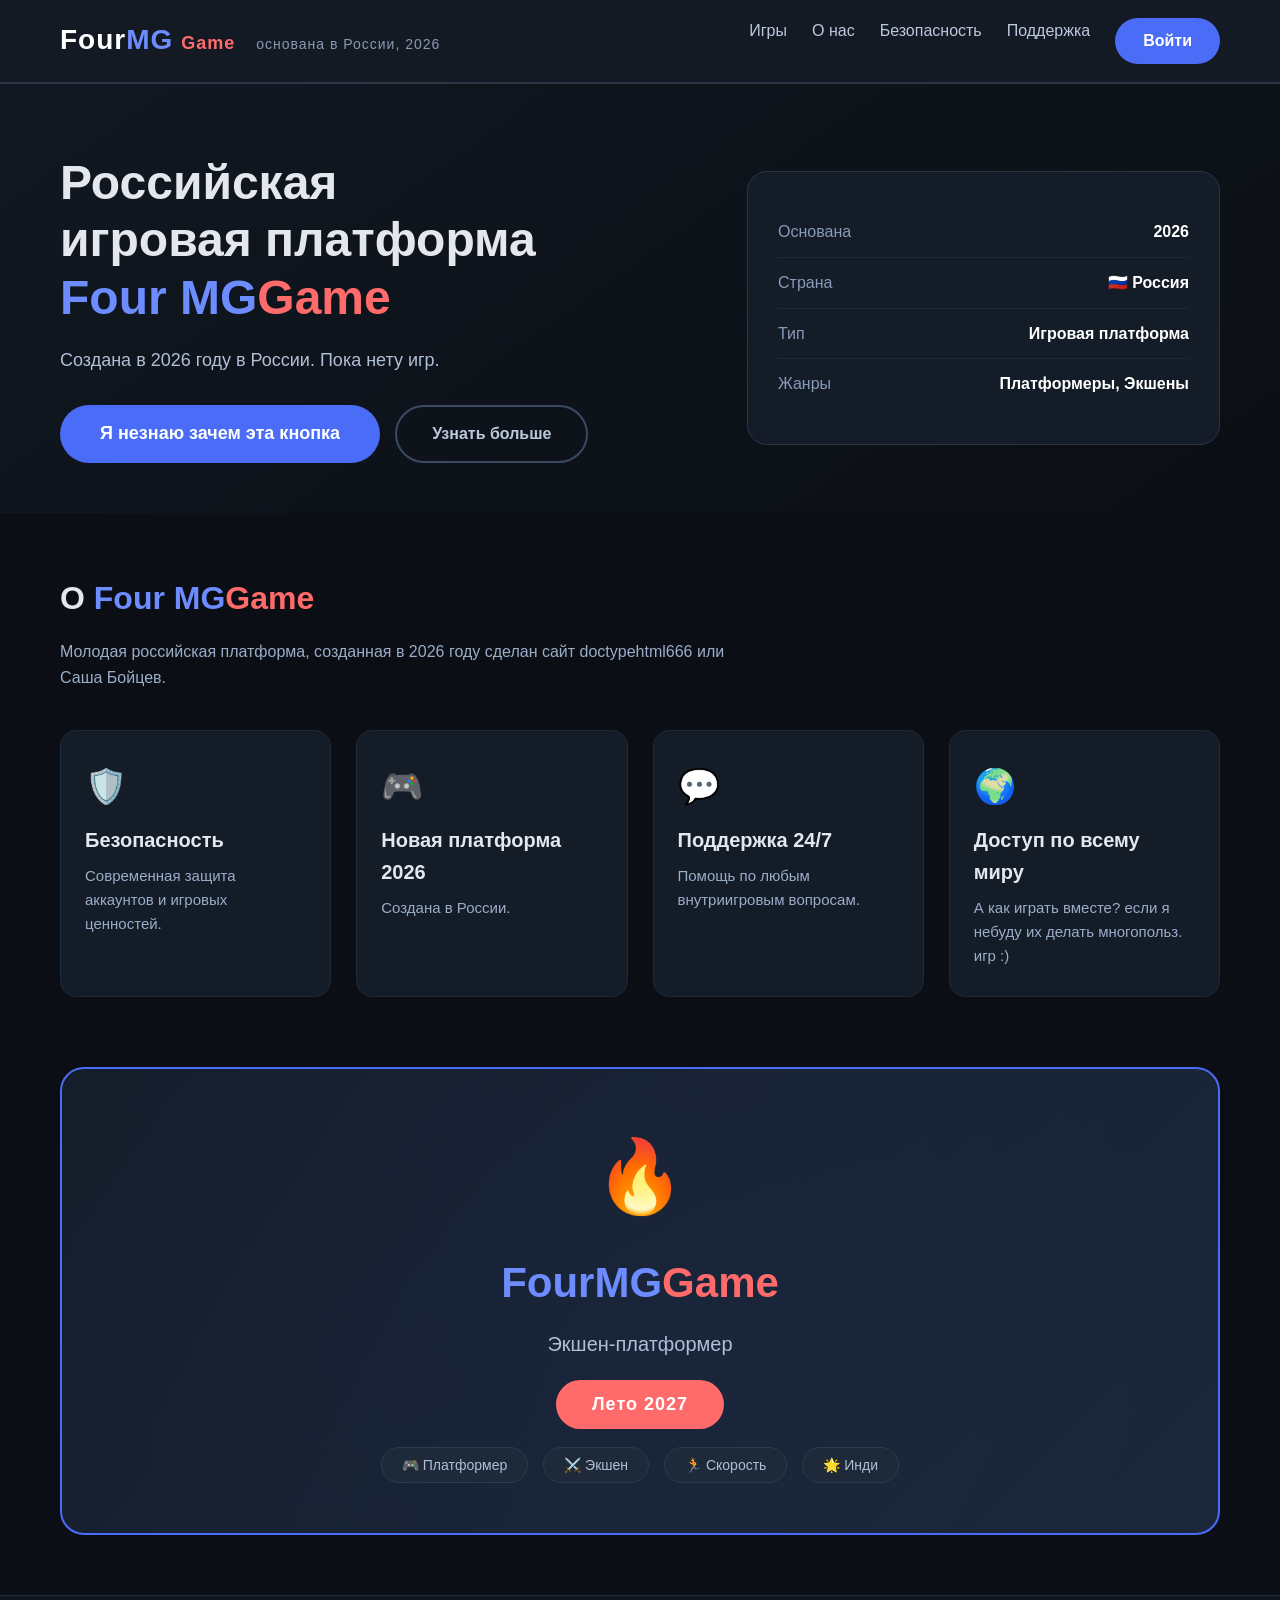
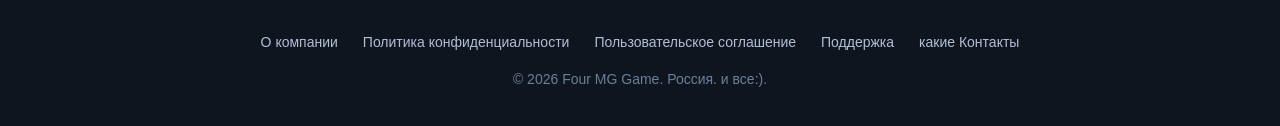
<file: index.html>
﻿<!DOCTYPE html>
<html lang="ru">
<head>
    <meta charset="UTF-8" />
    <meta name="viewport" content="width=device-width, initial-scale=1.0" />
    <title>Four MG Game — российская игровая платформа</title>
    <style>
        * {
            margin: 0;
            padding: 0;
            box-sizing: border-box;
        }

        body {
            font-family: 'Segoe UI', Tahoma, Geneva, Verdana, sans-serif;
            background: #0b0e14;
            color: #e4e7ed;
            line-height: 1.6;
            min-height: 100vh;
            display: flex;
            flex-direction: column;
        }

        a {
            color: #7aa9ff;
            text-decoration: none;
        }

        .container {
            max-width: 1200px;
            margin: 0 auto;
            padding: 0 20px;
        }

        header {
            background: #141a24;
            border-bottom: 2px solid #2a3548;
            padding: 18px 0;
        }

        .header-inner {
            display: flex;
            justify-content: space-between;
            align-items: center;
            flex-wrap: wrap;
            gap: 15px;
        }

        .logo {
            font-size: 28px;
            font-weight: 700;
            letter-spacing: 1px;
            color: #fff;
        }
        .logo span {
            color: #6c8cff;
        }
        .logo .ru {
            color: #ff6b6b;
            font-size: 18px;
            margin-left: 8px;
        }
        .logo small {
            font-size: 14px;
            font-weight: 400;
            color: #8899b3;
            margin-left: 12px;
        }

        nav {
            display: flex;
            gap: 25px;
            flex-wrap: wrap;
        }

        nav a {
            color: #bcc8dd;
            font-weight: 500;
            font-size: 16px;
            transition: color 0.2s;
        }
        nav a:hover {
            color: #fff;
            text-decoration: none;
        }

        .btn-primary {
            background: #4a6cf7;
            color: #fff !important;
            padding: 10px 28px;
            border-radius: 30px;
            font-weight: 600;
            transition: background 0.2s, transform 0.1s;
            display: inline-block;
        }
        .btn-primary:hover {
            background: #5f7cff;
            transform: scale(1.02);
            text-decoration: none;
        }

        .hero {
            padding: 70px 0 50px;
            background: linear-gradient(145deg, #111821, #0b0e14);
        }

        .hero-grid {
            display: flex;
            flex-wrap: wrap;
            align-items: center;
            gap: 40px;
        }

        .hero-text {
            flex: 1 1 50%;
        }

        .hero-text h1 {
            font-size: 48px;
            font-weight: 800;
            line-height: 1.2;
            margin-bottom: 20px;
        }
        .hero-text h1 span {
            color: #6c8cff;
        }
        .hero-text h1 .ru {
            color: #ff6b6b;
        }

        .hero-text p {
            font-size: 18px;
            color: #b0bed6;
            max-width: 550px;
            margin-bottom: 30px;
        }

        .hero-buttons {
            display: flex;
            gap: 15px;
            flex-wrap: wrap;
        }

        .hero-buttons .btn-primary {
            padding: 14px 40px;
            font-size: 18px;
        }

        .btn-secondary {
            background: transparent;
            color: #bcc8dd;
            border: 2px solid #3a4a62;
            padding: 14px 35px;
            border-radius: 30px;
            font-weight: 600;
            transition: 0.2s;
            display: inline-block;
        }
        .btn-secondary:hover {
            border-color: #6c8cff;
            color: #fff;
            text-decoration: none;
        }

        .hero-stats {
            flex: 1 1 35%;
            background: #141c28;
            border-radius: 20px;
            padding: 35px 30px;
            border: 1px solid #2a3548;
        }

        .hero-stats .stat {
            display: flex;
            justify-content: space-between;
            padding: 12px 0;
            border-bottom: 1px solid #1e2938;
        }
        .hero-stats .stat:last-child {
            border-bottom: none;
        }
        .stat-label {
            color: #889bb8;
        }
        .stat-value {
            font-weight: 600;
            color: #fff;
        }

        .section {
            padding: 60px 0;
        }

        .section-title {
            font-size: 32px;
            font-weight: 700;
            margin-bottom: 15px;
        }
        .section-title span {
            color: #6c8cff;
        }
        .section-title .ru {
            color: #ff6b6b;
        }

        .section-sub {
            color: #9aadc9;
            max-width: 700px;
            margin-bottom: 40px;
        }

        .grid-2 {
            display: grid;
            grid-template-columns: repeat(auto-fit, minmax(260px, 1fr));
            gap: 25px;
        }

        .card {
            background: #141c28;
            border-radius: 16px;
            padding: 28px 24px;
            border: 1px solid #1e2a3a;
            transition: border-color 0.2s, transform 0.15s;
        }
        .card:hover {
            border-color: #4a6cf7;
            transform: translateY(-4px);
        }

        .card .icon {
            font-size: 34px;
            margin-bottom: 10px;
        }
        .card h3 {
            font-size: 20px;
            margin-bottom: 8px;
        }
        .card p {
            color: #9aadc9;
            font-size: 15px;
        }

        /* ---------- АНОНС ИГРЫ ---------- */
        .announce-block {
            background: linear-gradient(135deg, #141c28, #1a2638);
            border: 2px solid #4a6cf7;
            border-radius: 24px;
            padding: 50px 40px;
            text-align: center;
            margin-top: 10px;
            position: relative;
            overflow: hidden;
        }

        .announce-block::before {
            content: '';
            position: absolute;
            top: -50%;
            left: -50%;
            width: 200%;
            height: 200%;
            background: radial-gradient(circle, rgba(74, 108, 247, 0.05) 0%, transparent 70%);
            animation: pulseGlow 6s ease-in-out infinite;
        }

        @keyframes pulseGlow {
            0%, 100% { transform: scale(1); opacity: 0.5; }
            50% { transform: scale(1.1); opacity: 1; }
        }

        .announce-block .big-emoji {
            font-size: 72px;
            display: block;
            margin-bottom: 15px;
            position: relative;
            z-index: 1;
        }

        .announce-block h2 {
            font-size: 42px;
            font-weight: 800;
            color: #fff;
            position: relative;
            z-index: 1;
        }
        .announce-block h2 span {
            color: #6c8cff;
        }
        .announce-block h2 .ru {
            color: #ff6b6b;
        }

        .announce-block .sub {
            font-size: 20px;
            color: #b0bed6;
            margin-top: 12px;
            position: relative;
            z-index: 1;
        }

        .announce-block .date-badge {
            display: inline-block;
            background: #ff6b6b;
            color: #fff;
            font-size: 18px;
            font-weight: 700;
            padding: 10px 36px;
            border-radius: 50px;
            margin-top: 20px;
            position: relative;
            z-index: 1;
            letter-spacing: 1px;
        }

        .announce-block .tags {
            margin-top: 18px;
            display: flex;
            justify-content: center;
            gap: 15px;
            flex-wrap: wrap;
            position: relative;
            z-index: 1;
        }

        .announce-block .tags span {
            background: #1e2a3a;
            color: #b0bed6;
            padding: 6px 20px;
            border-radius: 20px;
            font-size: 14px;
            border: 1px solid #2a3a52;
        }

        footer {
            margin-top: auto;
            background: #0f151e;
            border-top: 1px solid #1e2a3a;
            padding: 35px 0;
            text-align: center;
            color: #6a7f9c;
            font-size: 14px;
        }

        footer a {
            color: #7aa9ff;
        }
        .footer-links {
            display: flex;
            justify-content: center;
            gap: 25px;
            flex-wrap: wrap;
            margin-bottom: 15px;
        }
        .footer-links a {
            color: #b0bed6;
        }
        .footer-links a:hover {
            color: #fff;
            text-decoration: none;
        }

        @media (max-width: 768px) {
            .hero-text h1 {
                font-size: 32px;
            }
            .header-inner {
                flex-direction: column;
                align-items: stretch;
                text-align: center;
            }
            nav {
                justify-content: center;
            }
            .hero-grid {
                flex-direction: column;
            }
            .hero-stats {
                width: 100%;
            }
            .announce-block {
                padding: 30px 20px;
            }
            .announce-block h2 {
                font-size: 28px;
            }
            .announce-block .big-emoji {
                font-size: 48px;
            }
        }
    </style>
</head>
<body>

    <header>
        <div class="container header-inner">
            <div class="logo">
                Four<span>MG</span><span class="ru">Game</span>
                <small>основана в России, 2026</small>
            </div>
            <nav>
                <a href="#">Игры</a>
                <a href="#">О нас</a>
                <a href="#">Безопасность</a>
                <a href="#">Поддержка</a>
                <a href="#" class="btn-primary">Войти</a>
            </nav>
        </div>
    </header>

    <section class="hero">
        <div class="container hero-grid">
            <div class="hero-text">
                <h1>
                    Российская<br />
                    игровая платформа <br />
                    <span>Four MG</span><span class="ru">Game</span>
                </h1>
                <p>
                    Создана в 2026 году в России. Пока нету игр.
                </p>
                <div class="hero-buttons">
                    <a href="#" class="btn-primary">Я незнаю зачем эта кнопка</a>
                    <a href="#" class="btn-secondary">Узнать больше</a>
                </div>
            </div>

            <div class="hero-stats">
                <div class="stat">
                    <span class="stat-label">Основана</span>
                    <span class="stat-value">2026</span>
                </div>
                <div class="stat">
                    <span class="stat-label">Страна</span>
                    <span class="stat-value">🇷🇺 Россия</span>
                </div>
                <div class="stat">
                    <span class="stat-label">Тип</span>
                    <span class="stat-value">Игровая платформа</span>
                </div>
                <div class="stat">
                    <span class="stat-label">Жанры</span>
                    <span class="stat-value">Платформеры, Экшены</span>
                </div>
            </div>
        </div>
    </section>

    <section class="section">
        <div class="container">
            <h2 class="section-title">О <span>Four MG</span><span class="ru">Game</span></h2>
            <p class="section-sub">
                Молодая российская платформа, созданная в 2026 году сделан сайт doctypehtml666 или Саша Бойцев.
            </p>

            <div class="grid-2">
                <div class="card">
                    <div class="icon">🛡️</div>
                    <h3>Безопасность</h3>
                    <p>Современная защита аккаунтов и игровых ценностей.</p>
                </div>
                <div class="card">
                    <div class="icon">🎮</div>
                    <h3>Новая платформа 2026</h3>
                    <p>Создана в России.</p>
                </div>
                <div class="card">
                    <div class="icon">💬</div>
                    <h3>Поддержка 24/7</h3>
                    <p>Помощь по любым внутриигровым вопросам.</p>
                </div>
                <div class="card">
                    <div class="icon">🌍</div>
                    <h3>Доступ по всему миру</h3>
                    <p>А как играть вместе? если я небуду их делать многопольз. игр :) </p>
                </div>
            </div>
        </div>
    </section>

    <!-- ===== АНОНС: FOURMG ЭКШЕН-ПЛАТФОРМЕР ===== -->
    <section class="section" style="padding-top: 0;">
        <div class="container">
            <div class="announce-block">
                <span class="big-emoji">🔥</span>
                <h2>
                    <span>FourMG</span><span class="ru">Game</span>
                </h2>
                <div class="sub">Экшен-платформер</div>
                <div class="date-badge">Лето 2027</div>
                <div class="tags">
                    <span>🎮 Платформер</span>
                    <span>⚔️ Экшен</span>
                    <span>🏃 Скорость</span>
                    <span>🌟 Инди</span>
                </div>
            </div>
        </div>
    </section>

    <footer>
        <div class="container">
            <div class="footer-links">
                <a href="#">О компании</a>
                <a href="#">Политика конфиденциальности</a>
                <a href="#">Пользовательское соглашение</a>
                <a href="#">Поддержка</a>
                <a href="#">какие Контакты</a>
            </div>
            <p>
                &copy; 2026 Four MG Game. Россия. и все:).
            </p>
        </div>
    </footer>

</body>
</html>
</file>
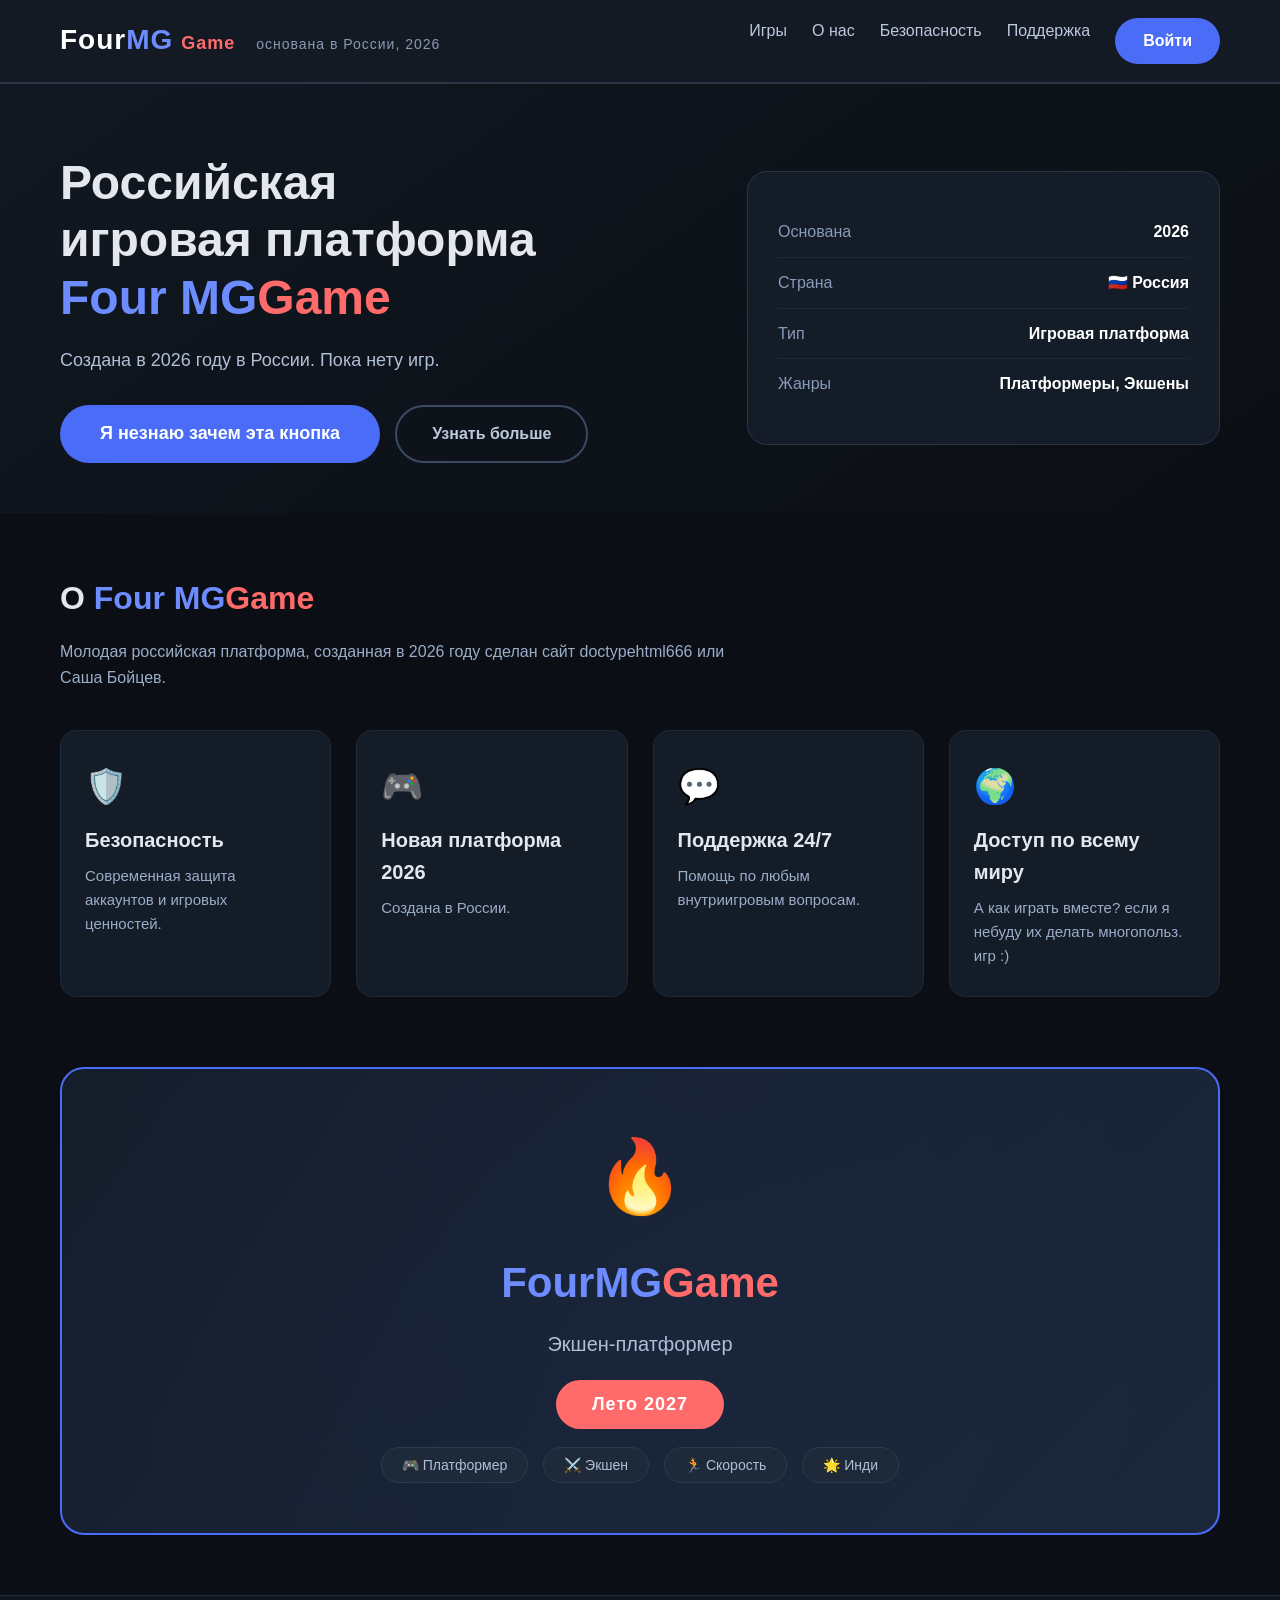
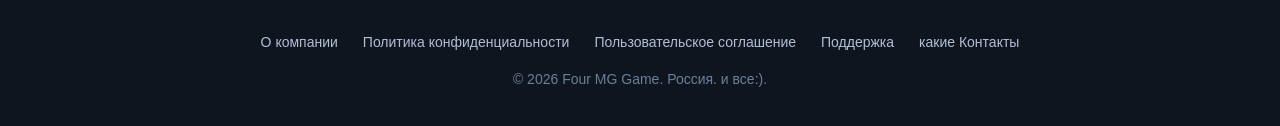
<file: fourmgame.html>
﻿<!DOCTYPE html>
<html lang="ru">
<head>
    <meta charset="UTF-8" />
    <meta name="viewport" content="width=device-width, initial-scale=1.0" />
    <title>Four MG Game — российская игровая платформа</title>
    <style>
        * {
            margin: 0;
            padding: 0;
            box-sizing: border-box;
        }

        body {
            font-family: 'Segoe UI', Tahoma, Geneva, Verdana, sans-serif;
            background: #0b0e14;
            color: #e4e7ed;
            line-height: 1.6;
            min-height: 100vh;
            display: flex;
            flex-direction: column;
        }

        a {
            color: #7aa9ff;
            text-decoration: none;
        }

        .container {
            max-width: 1200px;
            margin: 0 auto;
            padding: 0 20px;
        }

        header {
            background: #141a24;
            border-bottom: 2px solid #2a3548;
            padding: 18px 0;
        }

        .header-inner {
            display: flex;
            justify-content: space-between;
            align-items: center;
            flex-wrap: wrap;
            gap: 15px;
        }

        .logo {
            font-size: 28px;
            font-weight: 700;
            letter-spacing: 1px;
            color: #fff;
        }
        .logo span {
            color: #6c8cff;
        }
        .logo .ru {
            color: #ff6b6b;
            font-size: 18px;
            margin-left: 8px;
        }
        .logo small {
            font-size: 14px;
            font-weight: 400;
            color: #8899b3;
            margin-left: 12px;
        }

        nav {
            display: flex;
            gap: 25px;
            flex-wrap: wrap;
        }

        nav a {
            color: #bcc8dd;
            font-weight: 500;
            font-size: 16px;
            transition: color 0.2s;
        }
        nav a:hover {
            color: #fff;
            text-decoration: none;
        }

        .btn-primary {
            background: #4a6cf7;
            color: #fff !important;
            padding: 10px 28px;
            border-radius: 30px;
            font-weight: 600;
            transition: background 0.2s, transform 0.1s;
            display: inline-block;
        }
        .btn-primary:hover {
            background: #5f7cff;
            transform: scale(1.02);
            text-decoration: none;
        }

        .hero {
            padding: 70px 0 50px;
            background: linear-gradient(145deg, #111821, #0b0e14);
        }

        .hero-grid {
            display: flex;
            flex-wrap: wrap;
            align-items: center;
            gap: 40px;
        }

        .hero-text {
            flex: 1 1 50%;
        }

        .hero-text h1 {
            font-size: 48px;
            font-weight: 800;
            line-height: 1.2;
            margin-bottom: 20px;
        }
        .hero-text h1 span {
            color: #6c8cff;
        }
        .hero-text h1 .ru {
            color: #ff6b6b;
        }

        .hero-text p {
            font-size: 18px;
            color: #b0bed6;
            max-width: 550px;
            margin-bottom: 30px;
        }

        .hero-buttons {
            display: flex;
            gap: 15px;
            flex-wrap: wrap;
        }

        .hero-buttons .btn-primary {
            padding: 14px 40px;
            font-size: 18px;
        }

        .btn-secondary {
            background: transparent;
            color: #bcc8dd;
            border: 2px solid #3a4a62;
            padding: 14px 35px;
            border-radius: 30px;
            font-weight: 600;
            transition: 0.2s;
            display: inline-block;
        }
        .btn-secondary:hover {
            border-color: #6c8cff;
            color: #fff;
            text-decoration: none;
        }

        .hero-stats {
            flex: 1 1 35%;
            background: #141c28;
            border-radius: 20px;
            padding: 35px 30px;
            border: 1px solid #2a3548;
        }

        .hero-stats .stat {
            display: flex;
            justify-content: space-between;
            padding: 12px 0;
            border-bottom: 1px solid #1e2938;
        }
        .hero-stats .stat:last-child {
            border-bottom: none;
        }
        .stat-label {
            color: #889bb8;
        }
        .stat-value {
            font-weight: 600;
            color: #fff;
        }

        .section {
            padding: 60px 0;
        }

        .section-title {
            font-size: 32px;
            font-weight: 700;
            margin-bottom: 15px;
        }
        .section-title span {
            color: #6c8cff;
        }
        .section-title .ru {
            color: #ff6b6b;
        }

        .section-sub {
            color: #9aadc9;
            max-width: 700px;
            margin-bottom: 40px;
        }

        .grid-2 {
            display: grid;
            grid-template-columns: repeat(auto-fit, minmax(260px, 1fr));
            gap: 25px;
        }

        .card {
            background: #141c28;
            border-radius: 16px;
            padding: 28px 24px;
            border: 1px solid #1e2a3a;
            transition: border-color 0.2s, transform 0.15s;
        }
        .card:hover {
            border-color: #4a6cf7;
            transform: translateY(-4px);
        }

        .card .icon {
            font-size: 34px;
            margin-bottom: 10px;
        }
        .card h3 {
            font-size: 20px;
            margin-bottom: 8px;
        }
        .card p {
            color: #9aadc9;
            font-size: 15px;
        }

        /* ---------- АНОНС ИГРЫ ---------- */
        .announce-block {
            background: linear-gradient(135deg, #141c28, #1a2638);
            border: 2px solid #4a6cf7;
            border-radius: 24px;
            padding: 50px 40px;
            text-align: center;
            margin-top: 10px;
            position: relative;
            overflow: hidden;
        }

        .announce-block::before {
            content: '';
            position: absolute;
            top: -50%;
            left: -50%;
            width: 200%;
            height: 200%;
            background: radial-gradient(circle, rgba(74, 108, 247, 0.05) 0%, transparent 70%);
            animation: pulseGlow 6s ease-in-out infinite;
        }

        @keyframes pulseGlow {
            0%, 100% { transform: scale(1); opacity: 0.5; }
            50% { transform: scale(1.1); opacity: 1; }
        }

        .announce-block .big-emoji {
            font-size: 72px;
            display: block;
            margin-bottom: 15px;
            position: relative;
            z-index: 1;
        }

        .announce-block h2 {
            font-size: 42px;
            font-weight: 800;
            color: #fff;
            position: relative;
            z-index: 1;
        }
        .announce-block h2 span {
            color: #6c8cff;
        }
        .announce-block h2 .ru {
            color: #ff6b6b;
        }

        .announce-block .sub {
            font-size: 20px;
            color: #b0bed6;
            margin-top: 12px;
            position: relative;
            z-index: 1;
        }

        .announce-block .date-badge {
            display: inline-block;
            background: #ff6b6b;
            color: #fff;
            font-size: 18px;
            font-weight: 700;
            padding: 10px 36px;
            border-radius: 50px;
            margin-top: 20px;
            position: relative;
            z-index: 1;
            letter-spacing: 1px;
        }

        .announce-block .tags {
            margin-top: 18px;
            display: flex;
            justify-content: center;
            gap: 15px;
            flex-wrap: wrap;
            position: relative;
            z-index: 1;
        }

        .announce-block .tags span {
            background: #1e2a3a;
            color: #b0bed6;
            padding: 6px 20px;
            border-radius: 20px;
            font-size: 14px;
            border: 1px solid #2a3a52;
        }

        footer {
            margin-top: auto;
            background: #0f151e;
            border-top: 1px solid #1e2a3a;
            padding: 35px 0;
            text-align: center;
            color: #6a7f9c;
            font-size: 14px;
        }

        footer a {
            color: #7aa9ff;
        }
        .footer-links {
            display: flex;
            justify-content: center;
            gap: 25px;
            flex-wrap: wrap;
            margin-bottom: 15px;
        }
        .footer-links a {
            color: #b0bed6;
        }
        .footer-links a:hover {
            color: #fff;
            text-decoration: none;
        }

        @media (max-width: 768px) {
            .hero-text h1 {
                font-size: 32px;
            }
            .header-inner {
                flex-direction: column;
                align-items: stretch;
                text-align: center;
            }
            nav {
                justify-content: center;
            }
            .hero-grid {
                flex-direction: column;
            }
            .hero-stats {
                width: 100%;
            }
            .announce-block {
                padding: 30px 20px;
            }
            .announce-block h2 {
                font-size: 28px;
            }
            .announce-block .big-emoji {
                font-size: 48px;
            }
        }
    </style>
</head>
<body>

    <header>
        <div class="container header-inner">
            <div class="logo">
                Four<span>MG</span><span class="ru">Game</span>
                <small>основана в России, 2026</small>
            </div>
            <nav>
                <a href="#">Игры</a>
                <a href="#">О нас</a>
                <a href="#">Безопасность</a>
                <a href="#">Поддержка</a>
                <a href="#" class="btn-primary">Войти</a>
            </nav>
        </div>
    </header>

    <section class="hero">
        <div class="container hero-grid">
            <div class="hero-text">
                <h1>
                    Российская<br />
                    игровая платформа <br />
                    <span>Four MG</span><span class="ru">Game</span>
                </h1>
                <p>
                    Создана в 2026 году в России. Пока нету игр.
                </p>
                <div class="hero-buttons">
                    <a href="#" class="btn-primary">Я незнаю зачем эта кнопка</a>
                    <a href="#" class="btn-secondary">Узнать больше</a>
                </div>
            </div>

            <div class="hero-stats">
                <div class="stat">
                    <span class="stat-label">Основана</span>
                    <span class="stat-value">2026</span>
                </div>
                <div class="stat">
                    <span class="stat-label">Страна</span>
                    <span class="stat-value">🇷🇺 Россия</span>
                </div>
                <div class="stat">
                    <span class="stat-label">Тип</span>
                    <span class="stat-value">Игровая платформа</span>
                </div>
                <div class="stat">
                    <span class="stat-label">Жанры</span>
                    <span class="stat-value">Платформеры, Экшены</span>
                </div>
            </div>
        </div>
    </section>

    <section class="section">
        <div class="container">
            <h2 class="section-title">О <span>Four MG</span><span class="ru">Game</span></h2>
            <p class="section-sub">
                Молодая российская платформа, созданная в 2026 году сделан сайт doctypehtml666 или Саша Бойцев.
            </p>

            <div class="grid-2">
                <div class="card">
                    <div class="icon">🛡️</div>
                    <h3>Безопасность</h3>
                    <p>Современная защита аккаунтов и игровых ценностей.</p>
                </div>
                <div class="card">
                    <div class="icon">🎮</div>
                    <h3>Новая платформа 2026</h3>
                    <p>Создана в России.</p>
                </div>
                <div class="card">
                    <div class="icon">💬</div>
                    <h3>Поддержка 24/7</h3>
                    <p>Помощь по любым внутриигровым вопросам.</p>
                </div>
                <div class="card">
                    <div class="icon">🌍</div>
                    <h3>Доступ по всему миру</h3>
                    <p>А как играть вместе? если я небуду их делать многопольз. игр :) </p>
                </div>
            </div>
        </div>
    </section>

    <!-- ===== АНОНС: FOURMG ЭКШЕН-ПЛАТФОРМЕР ===== -->
    <section class="section" style="padding-top: 0;">
        <div class="container">
            <div class="announce-block">
                <span class="big-emoji">🔥</span>
                <h2>
                    <span>FourMG</span><span class="ru">Game</span>
                </h2>
                <div class="sub">Экшен-платформер</div>
                <div class="date-badge">Лето 2027</div>
                <div class="tags">
                    <span>🎮 Платформер</span>
                    <span>⚔️ Экшен</span>
                    <span>🏃 Скорость</span>
                    <span>🌟 Инди</span>
                </div>
            </div>
        </div>
    </section>

    <footer>
        <div class="container">
            <div class="footer-links">
                <a href="#">О компании</a>
                <a href="#">Политика конфиденциальности</a>
                <a href="#">Пользовательское соглашение</a>
                <a href="#">Поддержка</a>
                <a href="#">какие Контакты</a>
            </div>
            <p>
                &copy; 2026 Four MG Game. Россия. и все:).
            </p>
        </div>
    </footer>

</body>
</html>
</file>
